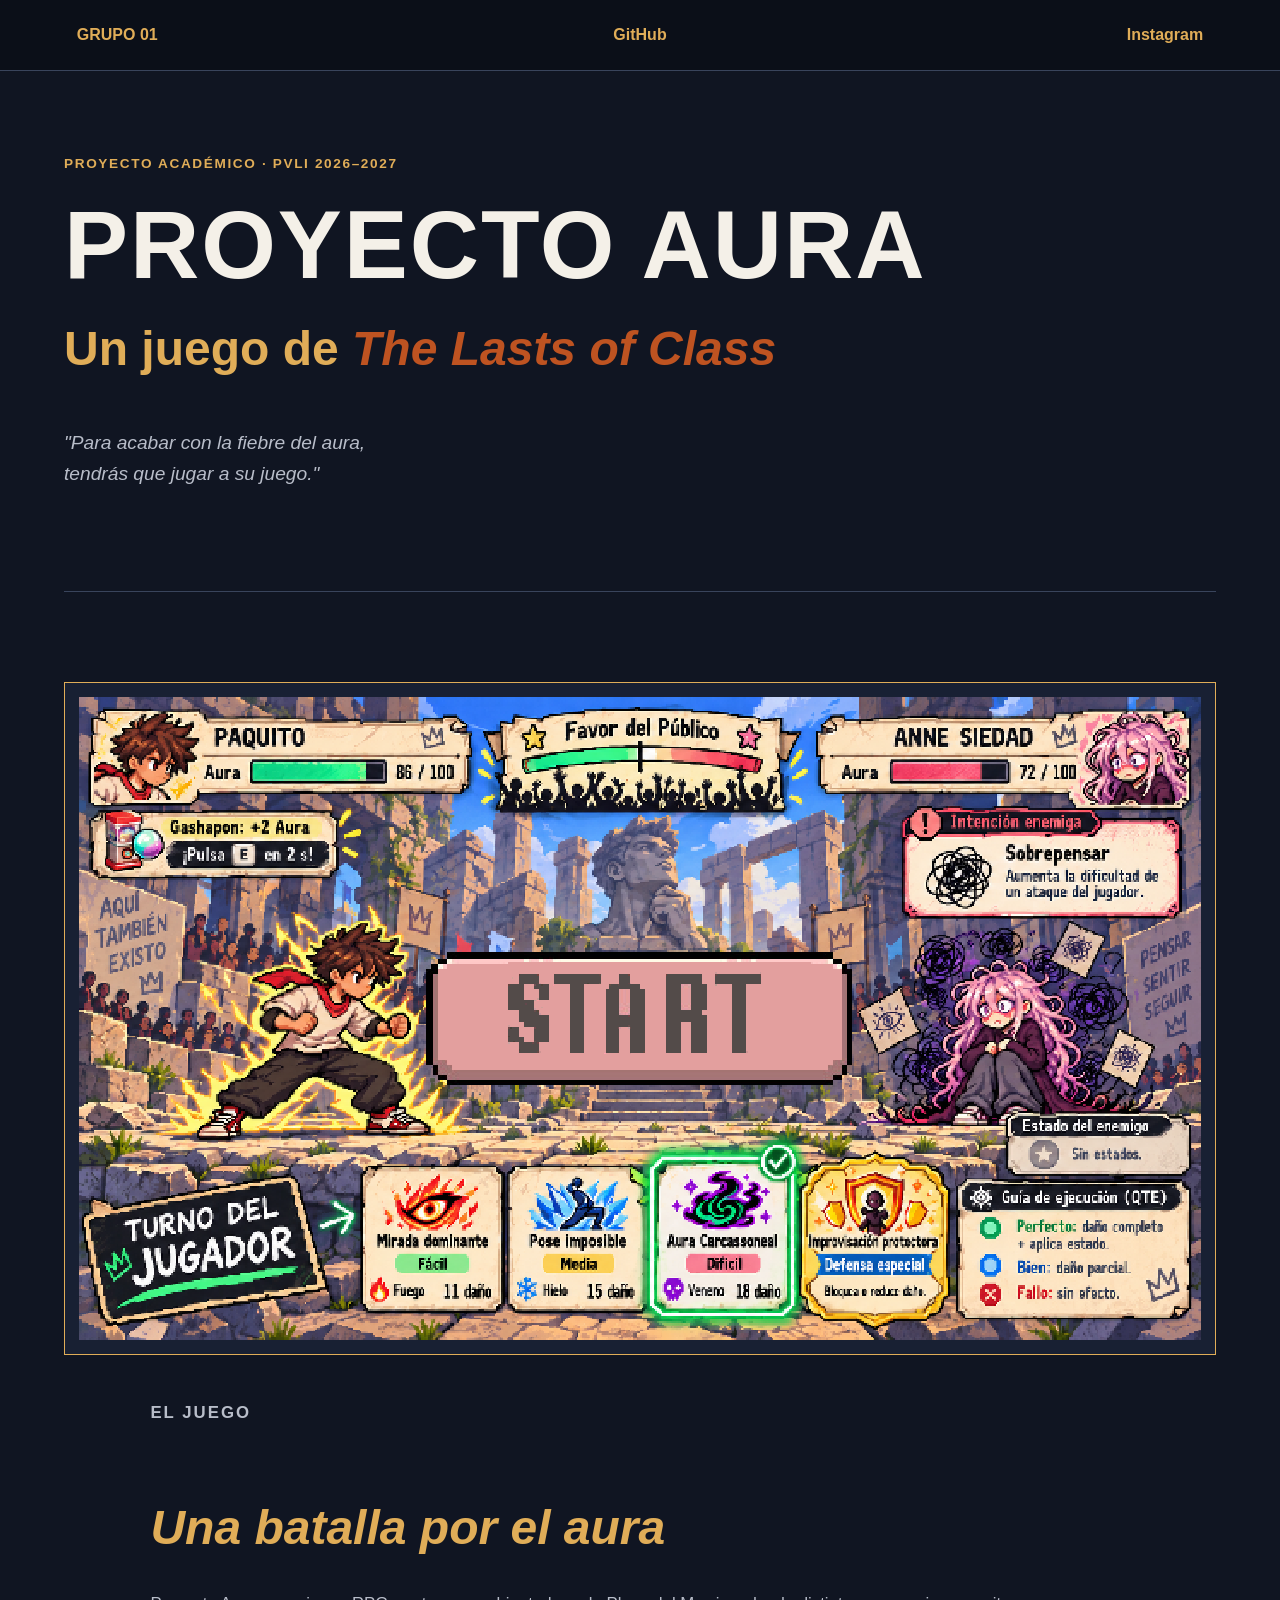
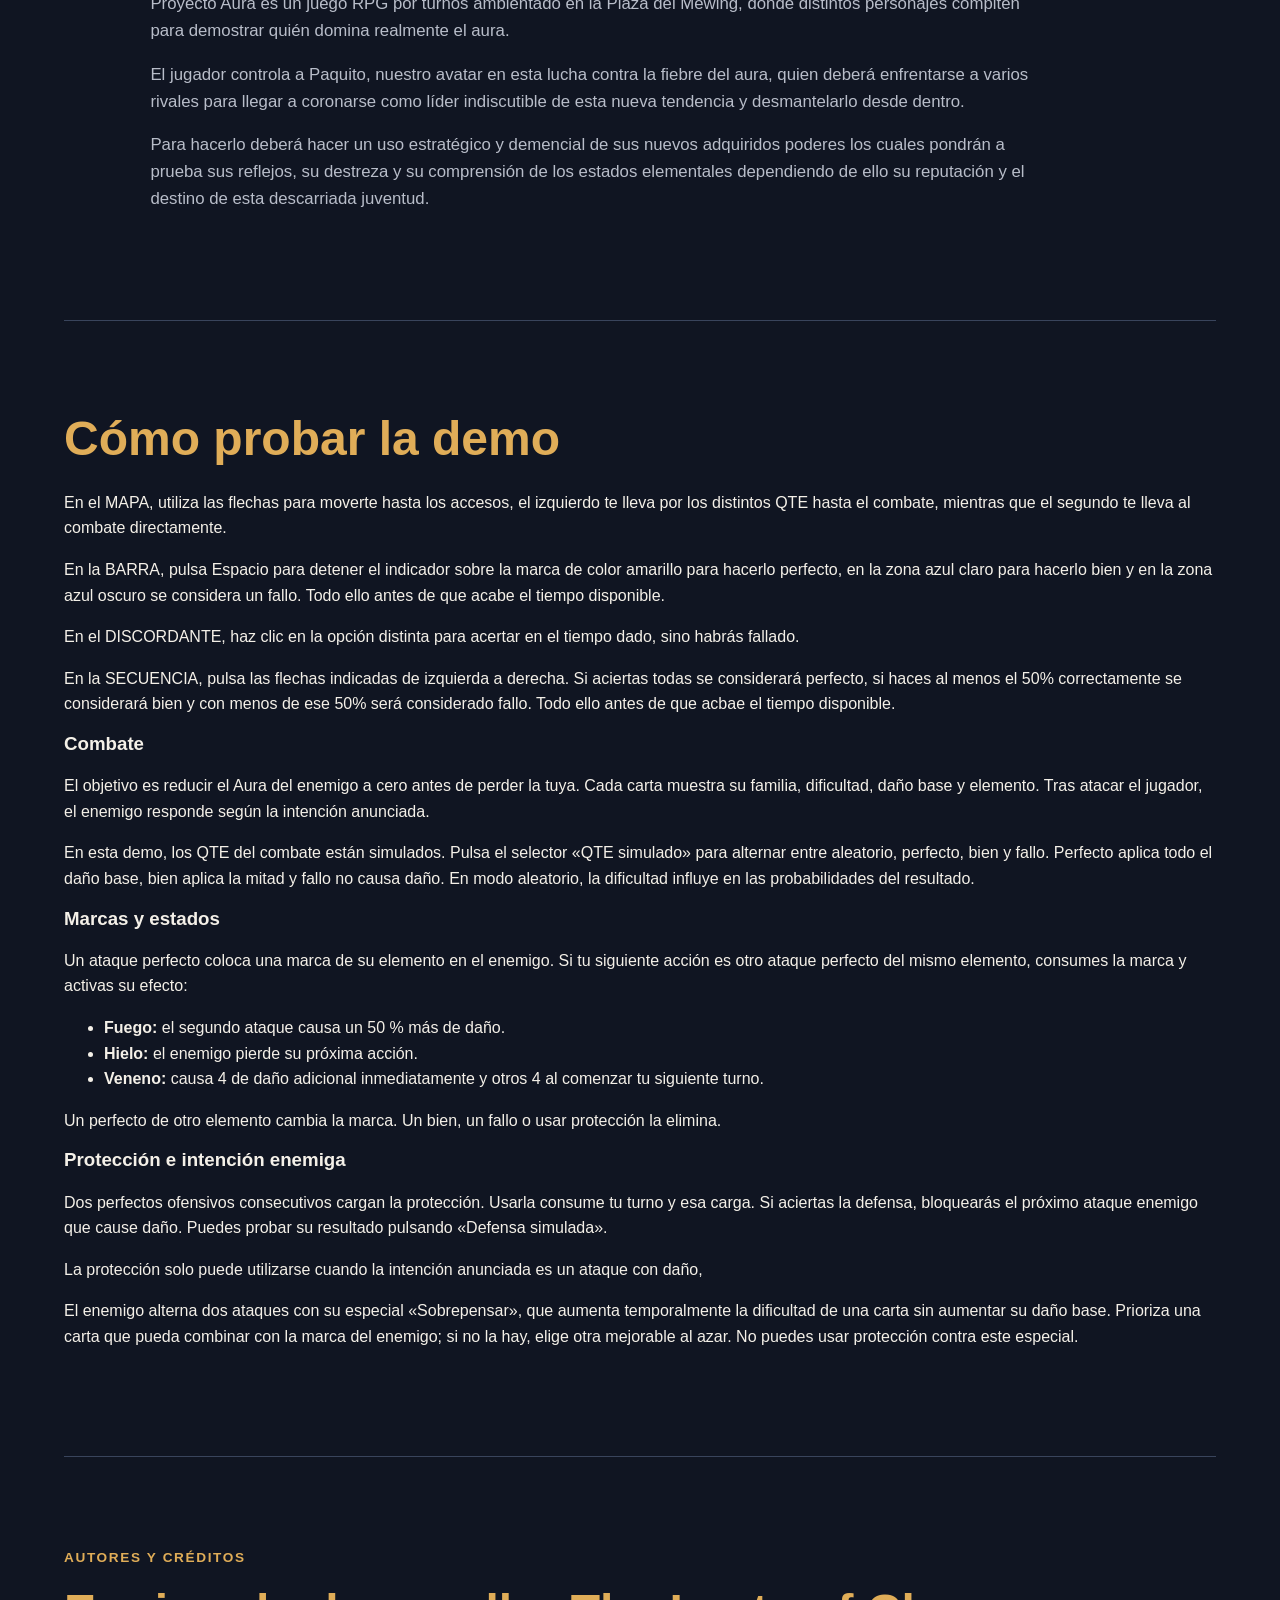
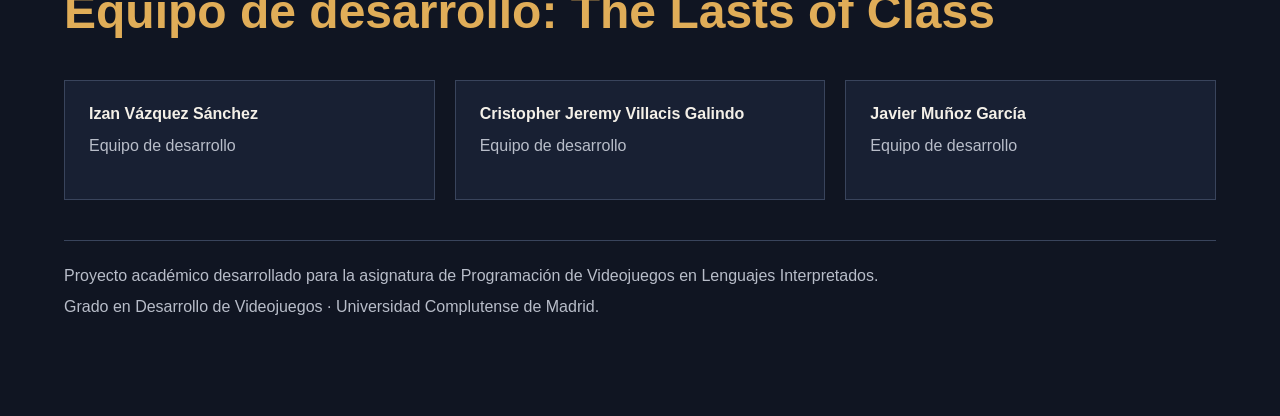
<file: index.html>
<!DOCTYPE html>
<html lang="es">
<head>
  <meta charset="UTF-8">
  <meta name="viewport" content="width=device-width, initial-scale=1.0">

  <title>Proyecto Aura · Grupo 01</title>
  <link rel="stylesheet" href="estilo.css">
  <script src="./lib/phaser.js"></script>
</head>

<body>
  <header class="cabecera">
  <a class="cabecera-enlace izquierda" href="#inicio">
    GRUPO 01
  </a>

  <a
    class="cabecera-enlace centro"
    href="https://github.com/javimuno/PVLI-26-27"
    target="_blank"
    rel="noopener noreferrer"
  >
    GitHub
  </a>

  <a
    class="cabecera-enlace derecha"
    href="https://github.com/javimuno/PVLI-26-27/blob/pages/assets/redes-sociales.png"
    target="_blank"
    rel="noopener noreferrer"
  >
    Instagram
  </a>
</header>

  <main>
    <section class="portada" id="inicio">
      <p class="etiqueta">PROYECTO ACADÉMICO · PVLI 2026–2027</p>

      <h1>PROYECTO AURA</h1>

      <h2>Un juego de <em>The Lasts of Class</em></h2>

      <p class="frase">
       <em>"Para acabar con la fiebre del aura,<br>
        tendrás que jugar a su juego."</em> 
      </p>
    </section>

    <section class="presentacion" id="juego">
      <figure class="imagen-juego">
        <div id="juego-phaser"></div>
      </figure>

      <div class="descripcion">
        <p class="etiqueta">EL JUEGO</p>

        <h4><em>Una batalla por el aura</em></h4>

        <p>
          Proyecto Aura es un juego RPG por turnos ambientado en la Plaza
          del Mewing, donde distintos personajes compiten para demostrar quién
          domina realmente el aura.
        </p>

        <p>
          El jugador controla a Paquito, nuestro avatar en esta lucha contra 
          la fiebre del aura, quien deberá enfrentarse a varios rivales para llegar a coronarse
          como líder indiscutible de esta nueva tendencia y desmantelarlo desde dentro.
        </p>

        <p>Para hacerlo deberá hacer un uso estratégico y demencial de sus nuevos adquiridos poderes
          los cuales pondrán a prueba sus reflejos, su destreza y su comprensión de los estados elementales
          dependiendo de ello su reputación y el destino de esta descarriada juventud.
        
        </p>
      </div>

    </section>

    <section class="presentacion" id="controles">
  <h2>Cómo probar la demo</h2>

  <p>En el MAPA, utiliza las flechas para moverte hasta los accesos, el izquierdo te lleva por los distintos QTE hasta el combate,
    mientras que el segundo te lleva al combate directamente.
  </p>
  <p>En la BARRA, pulsa Espacio para detener el indicador sobre la marca de color amarillo para hacerlo perfecto, en la zona azul claro 
    para hacerlo bien y en la zona azul oscuro se considera un fallo. Todo ello antes de que acabe el tiempo disponible.
  </p>
  <p>En el DISCORDANTE, haz clic en la opción distinta para acertar en el tiempo dado, sino habrás fallado.</p>
  <p>En la SECUENCIA, pulsa las flechas indicadas de izquierda a derecha. Si aciertas todas se considerará perfecto, si haces al menos el 50% correctamente
    se considerará bien y con menos de ese 50% será considerado fallo. Todo ello antes de que acbae el tiempo disponible.
  </p>
  <h3>Combate</h3>

<p>
  El objetivo es reducir el Aura del enemigo a cero antes de perder la tuya.
  Cada carta muestra su familia, dificultad, daño base y elemento.
  Tras atacar el jugador, el enemigo responde según la intención anunciada.
</p>

<p>
  En esta demo, los QTE del combate están simulados. Pulsa el selector
  «QTE simulado» para alternar entre aleatorio, perfecto, bien y fallo.
  Perfecto aplica todo el daño base, bien aplica la mitad y fallo no causa daño.
  En modo aleatorio, la dificultad influye en las probabilidades del resultado.
</p>

<h3>Marcas y estados</h3>

<p>
  Un ataque perfecto coloca una marca de su elemento en el enemigo.
  Si tu siguiente acción es otro ataque perfecto del mismo elemento,
  consumes la marca y activas su efecto:
</p>

<ul>
  <li><strong>Fuego:</strong> el segundo ataque causa un 50 % más de daño.</li>
  <li><strong>Hielo:</strong> el enemigo pierde su próxima acción.</li>
  <li><strong>Veneno:</strong> causa 4 de daño adicional inmediatamente
      y otros 4 al comenzar tu siguiente turno.</li>
</ul>

<p>
  Un perfecto de otro elemento cambia la marca. Un bien, un fallo
  o usar protección la elimina.
</p>

<h3>Protección e intención enemiga</h3>

<p>
  Dos perfectos ofensivos consecutivos cargan la protección.
  Usarla consume tu turno y esa carga. Si aciertas la defensa,
  bloquearás el próximo ataque enemigo que cause daño.
  Puedes probar su resultado pulsando «Defensa simulada».
</p>

<p>
  La protección solo puede utilizarse cuando la intención anunciada
  es un ataque con daño,
</p>

<p>
  El enemigo alterna dos ataques con su especial «Sobrepensar»,
  que aumenta temporalmente la dificultad de una carta sin aumentar
  su daño base. Prioriza una carta que pueda combinar con la marca
  del enemigo; si no la hay, elige otra mejorable al azar.
  No puedes usar protección contra este especial.
</p>
</section>

    <section class="equipo" id="equipo">
      <p class="etiqueta">AUTORES Y CRÉDITOS</p>

      <h2>Equipo de desarrollo: The Lasts of Class</h2>

      <div class="autores">
        <article class="autor">
          <h3>Izan Vázquez Sánchez</h3>
          <p>Equipo de desarrollo</p>
        </article>

        <article class="autor">
          <h3>Cristopher Jeremy Villacis Galindo</h3>
          <p>Equipo de desarrollo</p>
        </article>

        <article class="autor">
          <h3>Javier Muñoz García</h3>
          <p>Equipo de desarrollo</p>
        </article>
      </div>

      <div class="creditos">
        <p>
          Proyecto académico desarrollado para la asignatura de
          Programación de Videojuegos en Lenguajes Interpretados.
        </p>

        <p>
          Grado en Desarrollo de Videojuegos · Universidad Complutense de Madrid.
        </p>

        
      </div>
    </section>
  </main>

  <script src="./src/game.js" type="module"></script>
</body>
</html>
</file>
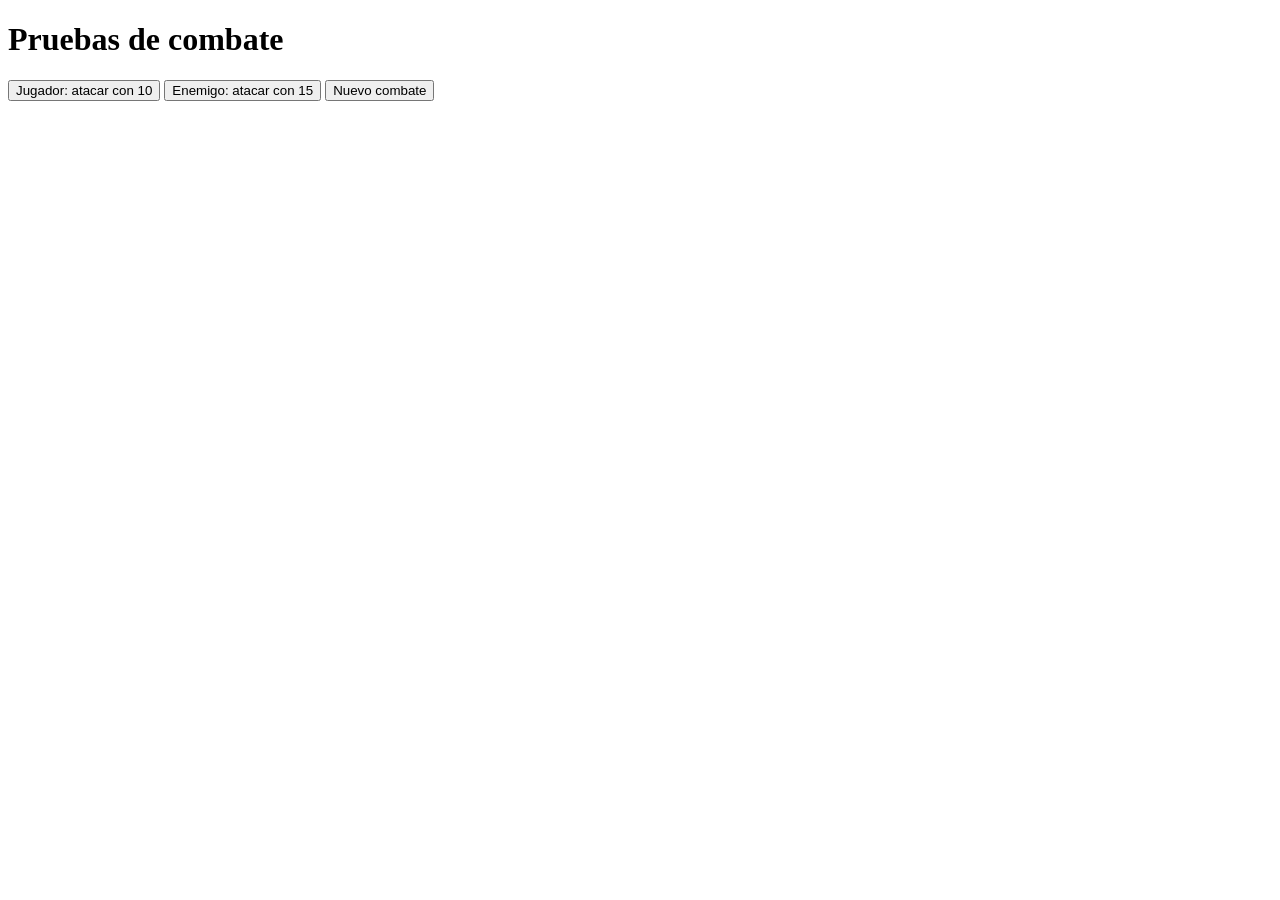
<file: pruebas/combate.html>
<!DOCTYPE html>
<html lang="es">
<head>
    <meta charset="UTF-8">
    <title>Pruebas de combate</title>
</head>
<body>
    <h1>Pruebas de combate</h1>

    <p id="aura-jugador"></p>
    <p id="aura-enemigo"></p>
    <p id="turno"></p>
    <p id="resultado"></p>

    <button type="button" id="boton-jugador">
        Jugador: atacar con 10
    </button>

    <button type="button" id="boton-enemigo">
        Enemigo: atacar con 15
    </button>

    <button type="button" id="boton-reiniciar">
        Nuevo combate
    </button>

    <script type="module" src="./balance.js"></script>
</body>
</html>
</file>
<file: estilo.css>
:root {
  --fondo: #101522;
  --fondo-secundario: #182033;
  --texto: #f4f0e8;
  --texto-suave: #b8bdc9;
  --dorado: #e0ad58;
  --borde: #39445c;
}

* {
  box-sizing: border-box;
}

body {
  margin: 0;
  background: var(--fondo);
  color: var(--texto);
  font-family: Arial, sans-serif;
  line-height: 1.6;
}

.cabecera {
  display: grid;
  grid-template-columns: 1fr 1fr 1fr;
  align-items: center;
  padding: 22px 6%;
  border-bottom: 1px solid var(--borde);
  background: #0b0f18;
}

.cabecera-enlace {
  color: var(--dorado);
  text-decoration: none;
  font-weight: bold;
}

.cabecera-enlace:hover {
  text-decoration: underline;
}

.izquierda {
  justify-self: start;
}

.centro {
  justify-self: center;
}

.derecha {
  justify-self: end;
}

main {
  width: 90%;
  max-width: 1200px;
  margin: 0 auto;
}

.portada {
  min-height: 520px;
  display: flex;
  flex-direction: column;
  justify-content: center;
  padding: 80px 0;
}

.etiqueta {
  margin: 0 0 16px;
  color: var(--dorado);
  font-size: 0.85rem;
  font-weight: bold;
  letter-spacing: 0.12em;
}

h1,
h2,
h3 {
  margin-top: 0;
  line-height: 1.15;
}

h1 {
  max-width: 900px;
  margin-bottom: 20px;
  color: var(--texto);
  font-size: 6rem;
  letter-spacing: 0.02em;
}

h2 {
  margin-bottom: 24px;
  color: var(--dorado);
  font-size: 3rem;
}

h4 {
  margin-bottom: 24px;
  color: var(--dorado);
  font-size: 3rem;
}

.frase {
  margin-top: 28px;
  color: var(--texto-suave);
  font-size: 1.2rem;
}

.presentacion {
  padding: 90px 0;
  border-top: 1px solid var(--borde);
}

.imagen-juego {
  width: 100%;
  margin: 0 auto 45px;
  padding: 14px;
  border: 1px solid var(--dorado);
  background: var(--fondo-secundario);
}

.imagen-juego img {
  display: block;
  width: 100%;
  min-height: 400px;
  object-fit: cover;
  background: #252c3c;
}

.descripcion {
  width: 85%;
  margin: 0 auto;
}

.descripcion p {
  max-width: 900px;
  color: var(--texto-suave);
  font-size: 1.05rem;
}

.equipo {
  padding: 90px 0;
  border-top: 1px solid var(--borde);
}

.autores {
  display: grid;
  grid-template-columns: 1fr 1fr 1fr;
  gap: 20px;
  margin: 40px 0;
}

.autor {
  min-height: 120px;
  padding: 24px;
  border: 1px solid var(--borde);
  background: var(--fondo-secundario);
}

.autor h3 {
  margin-bottom: 10px;
  color: var(--texto);
  font-size: 1rem;
}

.autor p,
.creditos p {
  margin: 0;
  color: var(--texto-suave);
}

.creditos {
  padding-top: 22px;
  border-top: 1px solid var(--borde);
}

.creditos p {
  margin-bottom: 6px;
}

h2 em {
  color: #be5321;
  
}

@media (max-width: 750px) {
  .cabecera {
    padding: 18px 4%;
    font-size: 0.85rem;
  }

  main {
    width: 88%;
  }

  .portada {
    min-height: 430px;
    padding: 60px 0;
  }

  h1 {
    font-size: 3.8rem;
  }

  h2 {
    font-size: 2.3rem;
  }

  .imagen-juego,
  .descripcion {
    width: 100%;
  }

  .imagen-juego img {
    min-height: 250px;
  }

  .autores {
    grid-template-columns: 1fr;
  }
}

#juego-phaser{
  width: 100%;
  aspect-ratio: 656/376; 
}
#juego-phaser canvas{
  display: block;
}
</file>
